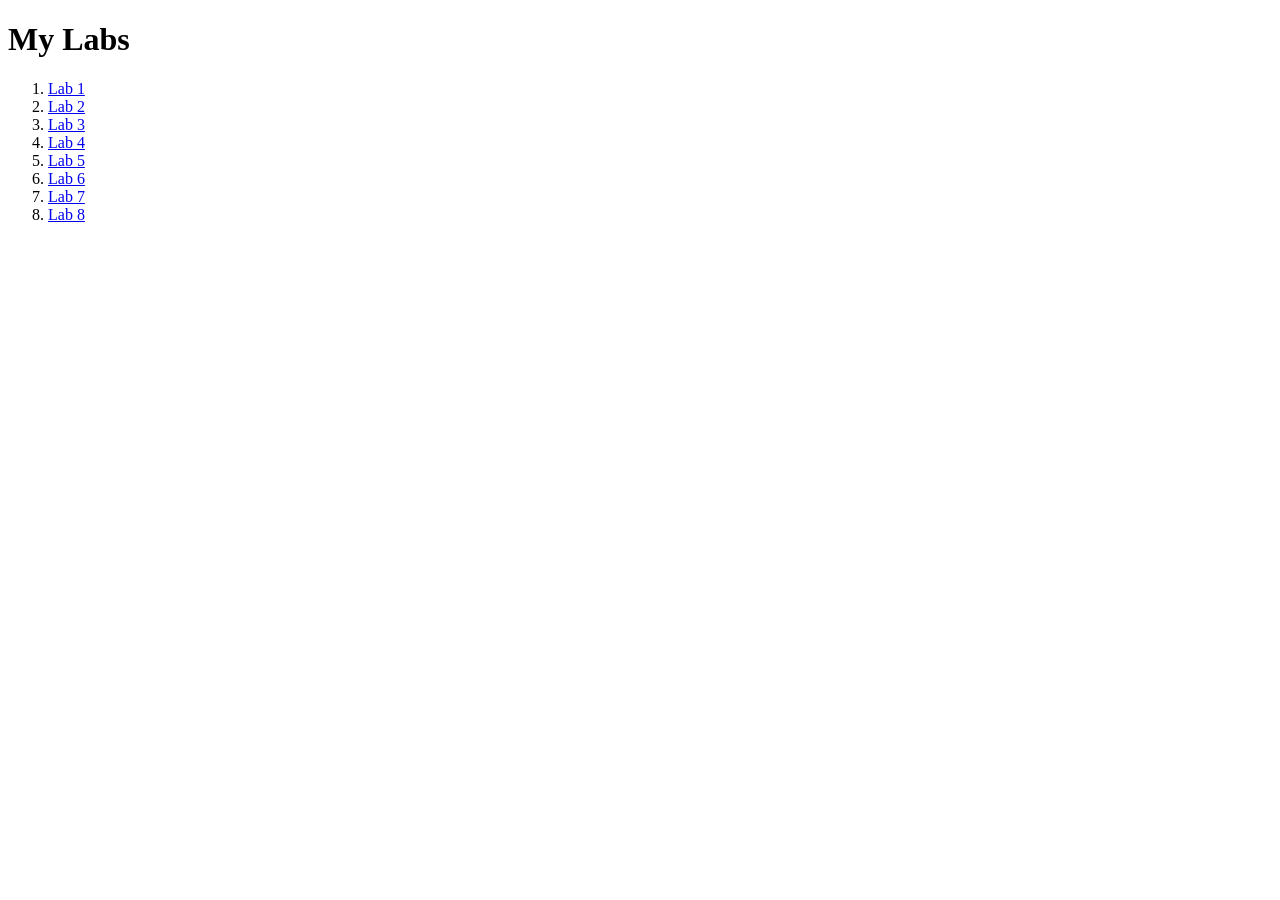
<file: index.html>
<!doctype html>
<html lang="en">
  <head>
    <meta charset="utf-8" />
    <meta name="viewport" content="width=device-width, initial-scale=1.0" />
    <title>My Labs</title>
</head>
  <body>
    <h1>My Labs</h1>
    <ol>
      <li><a href="lab01/">Lab 1</a></li>
      <li><a href="lab02/">Lab 2</a></li>
      <li><a href="lab03/">Lab 3</a></li>       
      <li><a href="lab04/">Lab 4</a></li>
      <li><a href="lab05/">Lab 5</a></li>
      <li><a href="lab06/">Lab 6</a></li> 
      <li><a href="lab07/">Lab 7</a></li>
      <li><a href="lab08/">Lab 8</a></li> 
    </ol>
  </body>
</htmls
</file>
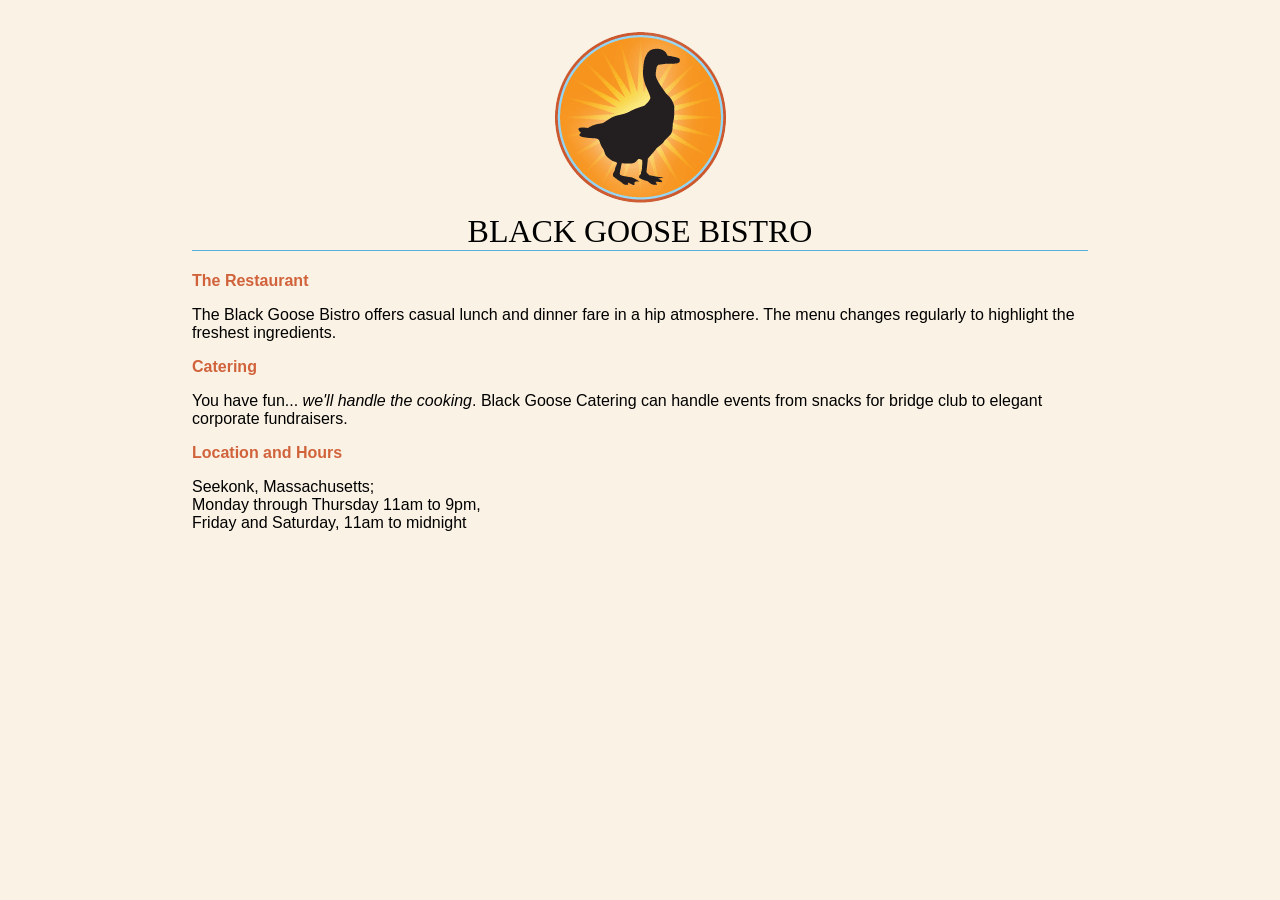
<file: lab01/index.html>
<!DOCTYPE html>

<html>
<head>
   <meta charset="utf-8">
   <title>Black Goose Bistro</title>
   <style>

body {
	background-color: #faf2e4;
	margin: 0 15%;
	font-family: sans-serif;
	}

h1 {
	text-align: center;
	font-family: serif;
	font-weight: normal;
	text-transform: uppercase;
	border-bottom: 1px solid #57b1dc;
	margin-top: 30px;
}

h2 {
	color: #d1633c;
	font-size: 1em;
}

   </style>
</head>

<body>
<h1><img src="blackgoose.png" alt="Black Goose logo"><br>Black Goose Bistro</h1>

<h2>The Restaurant</h2>
<p>The Black Goose Bistro offers casual lunch and dinner fare in a hip atmosphere. The menu changes regularly to highlight the freshest ingredients.</p>

<h2>Catering</h2>
<p>You have fun... <em>we'll handle the cooking</em>. Black Goose Catering can handle events from snacks for bridge club to elegant corporate fundraisers.</p>

<h2>Location and Hours</h2>
<p>Seekonk, Massachusetts;<br>
Monday through Thursday 11am to 9pm,<br> Friday and Saturday, 11am to midnight</p>
</body>

</html>
</file>
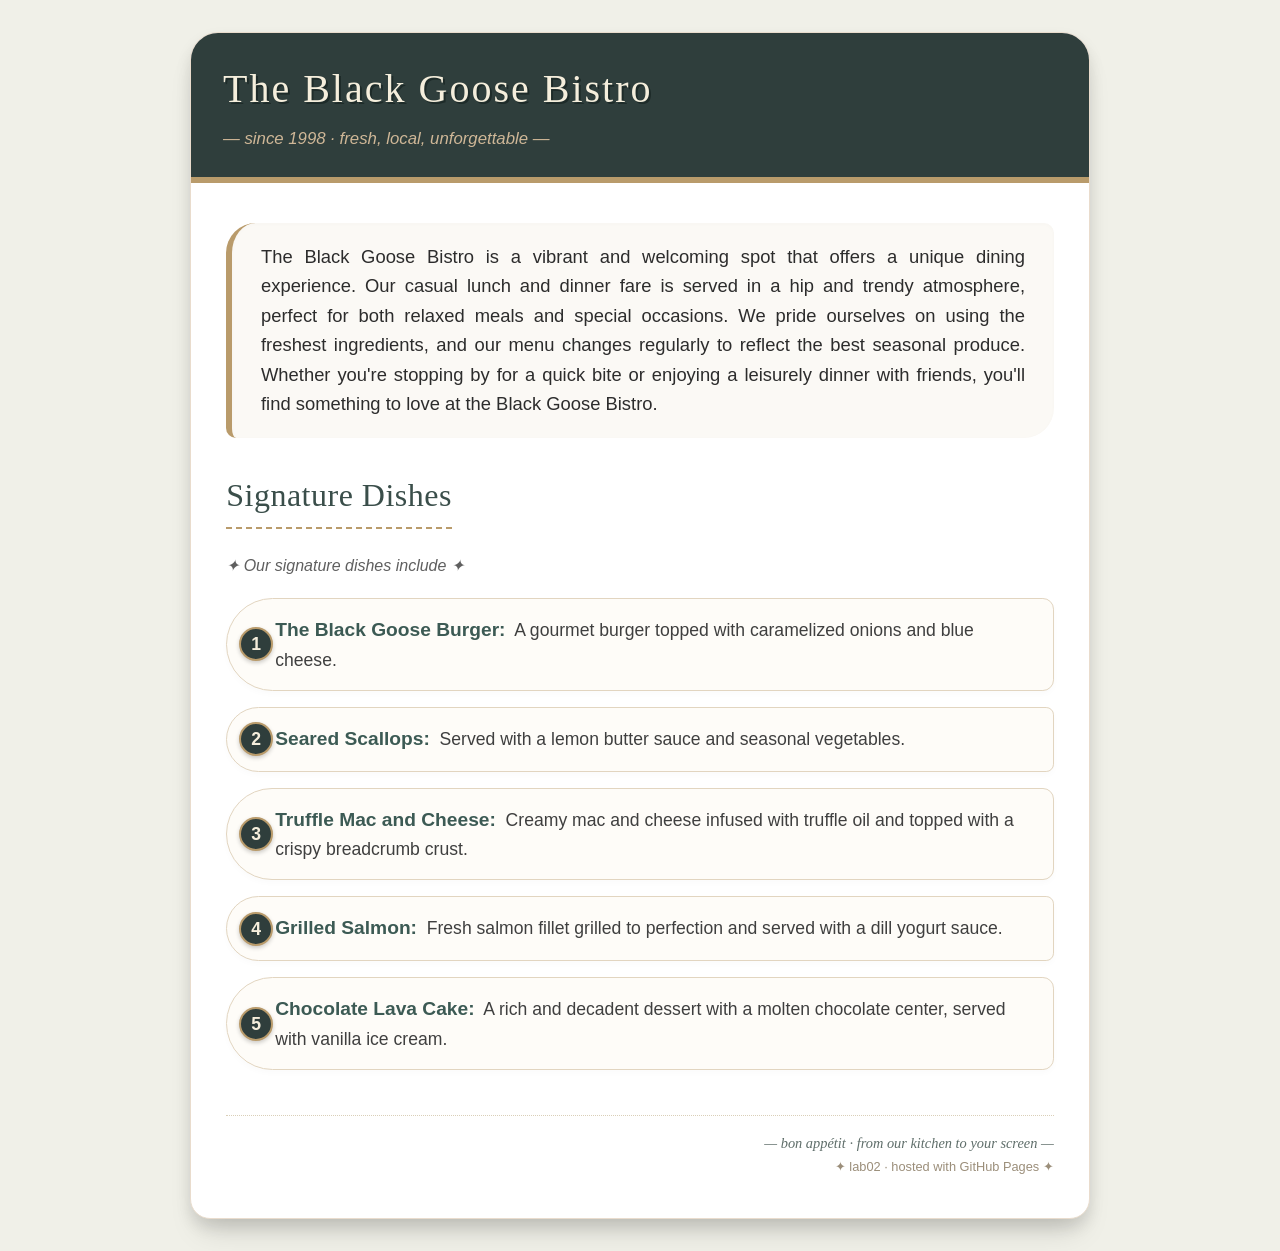
<file: lab02/index.html>
<!DOCTYPE html>
<html lang="en">
<head>
    <meta charset="UTF-8">
    <meta name="viewport" content="width=device-width, initial-scale=1.0">
    <title>The Black Goose Bistro · Lab 2</title>
    <!-- 简单的样式：参考 lab01 风格，干净、适合餐厅介绍 -->
    <style>
        /* 基础重置 & 字体 */
        * {
            margin: 0;
            padding: 0;
            box-sizing: border-box;
        }

        body {
            font-family: 'Segoe UI', Roboto, 'Helvetica Neue', Arial, sans-serif;
            background-color: #f0f0e8;   /* 暖灰底，像 parchment 纸 */
            color: #2c2c2c;
            line-height: 1.6;
            padding: 2rem 1rem;
            display: flex;
            justify-content: center;
        }

        .bistro-card {
            max-width: 900px;
            width: 100%;
            background-color: #ffffff;
            border-radius: 28px 28px 20px 20px;
            box-shadow: 0 20px 30px -10px rgba(0, 0, 0, 0.15), 0 8px 15px rgba(0, 0, 0, 0.1);
            overflow: hidden;
            border: 1px solid #e9dccd;
        }

        /* 装饰性头部 —— 让页面更有 bistrot 的感觉 */
        .hero-header {
            background-color: #2f3e3c;      /* 深墨绿，模仿黑鹅头 */
            padding: 1.5rem 2rem;
            border-bottom: 6px solid #b99b6b;
        }

        .hero-header h1 {
            font-size: 2.5rem;
            font-weight: 500;
            letter-spacing: 2px;
            color: #f5eedc;
            text-shadow: 2px 2px 0 #1e2b29;
            margin: 0;
            font-family: 'Georgia', 'Times New Roman', serif;
        }

        .hero-header p.sub {
            color: #cfb797;
            font-style: italic;
            margin-top: 0.3rem;
            font-size: 1.05rem;
        }

        /* 主要内容区域 */
        .content {
            padding: 2.5rem 2.2rem;
        }

        /* 简介段落 */
        .intro p {
            font-size: 1.15rem;
            text-align: justify;
            margin-bottom: 2rem;
            background: #fbf9f5;
            padding: 1.2rem 1.8rem;
            border-radius: 30px 10px 30px 10px;
            border-left: 6px solid #b99b6b;
            color: #2c2c2c;
            box-shadow: inset 0 1px 4px rgba(0,0,0,0.02);
        }

        /* 招牌菜区域 */
        .signature-section {
            margin-top: 1.5rem;
        }

        .signature-section h2 {
            font-family: 'Georgia', serif;
            font-size: 2rem;
            font-weight: 400;
            border-bottom: 2px dashed #b99b6b;
            padding-bottom: 0.4rem;
            margin-bottom: 1.5rem;
            color: #3a4e4a;
            display: inline-block;
            letter-spacing: 0.5px;
        }

        .dish-list {
            list-style: none;            /* 去掉默认数字，我们用自定义样式 */
            counter-reset: dish-counter;
            display: flex;
            flex-direction: column;
            gap: 1rem;
        }

        .dish-list li {
            counter-increment: dish-counter;
            background-color: #fefcf8;
            padding: 1rem 1.5rem 1rem 3rem;
            border-radius: 50px 12px 12px 50px;
            border: 1px solid #e2d5c0;
            position: relative;
            transition: background 0.2s ease;
            font-size: 1.1rem;
            box-shadow: 0 3px 6px rgba(0, 0, 0, 0.02);
        }

        .dish-list li:hover {
            background-color: #f8f3ea;
            border-color: #b99b6b;
        }

        /* 自定义编号 (圆标) 更精致 */
        .dish-list li::before {
            content: counter(dish-counter);
            position: absolute;
            left: 12px;
            top: 50%;
            transform: translateY(-50%);
            background-color: #2f3e3c;
            color: #f5eedc;
            width: 30px;
            height: 30px;
            border-radius: 50%;
            display: flex;
            align-items: center;
            justify-content: center;
            font-weight: bold;
            font-size: 1.1rem;
            border: 2px solid #b99b6b;
            box-shadow: 0 2px 4px rgba(0,0,0,0.2);
        }

        /* 菜名强调 */
        .dish-name {
            font-weight: 700;
            color: #3c5a54;
            font-size: 1.2rem;
            margin-right: 0.3rem;
        }

        .dish-desc {
            color: #3f3f3f;
        }

        /* 小彩蛋：黑鹅脚注 */
        .footer-note {
            margin-top: 2.8rem;
            text-align: right;
            font-size: 0.9rem;
            color: #9b8e7a;
            border-top: 1px dotted #dacfb8;
            padding-top: 1rem;
        }

        .footer-note i {
            font-family: 'Georgia', serif;
            color: #5f6e6a;
        }

        /* 响应式优化 */
        @media (max-width: 550px) {
            .hero-header h1 {
                font-size: 2rem;
            }
            .content {
                padding: 1.5rem;
            }
            .dish-list li {
                padding: 1rem 1rem 1rem 3.2rem;
            }
        }
    </style>
</head>
<body>
    <div class="bistro-card">
        <!-- 头部区域：呼应 The Black Goose Bistro 名称 -->
        <div class="hero-header">
            <h1>The Black Goose Bistro</h1>
            <p class="sub">— since 1998 · fresh, local, unforgettable —</p>
        </div>

        <div class="content">
            <!-- 简介部分：完全使用提供的文本 -->
            <div class="intro">
                <p>
                    The Black Goose Bistro is a vibrant and welcoming spot that offers a unique dining experience. 
                    Our casual lunch and dinner fare is served in a hip and trendy atmosphere, perfect for both relaxed meals 
                    and special occasions. We pride ourselves on using the freshest ingredients, and our menu changes regularly 
                    to reflect the best seasonal produce. Whether you're stopping by for a quick bite or enjoying a leisurely 
                    dinner with friends, you'll find something to love at the Black Goose Bistro.
                </p>
            </div>

            <!-- 招牌菜部分，严格按照文本有序列表，并增强可读性 -->
            <div class="signature-section">
                <h2>Signature Dishes</h2>
                <p style="margin-bottom: 1.2rem; font-style: italic; color: #5f5f5f;">✦ Our signature dishes include ✦</p>

                <!-- 有序列表 (但用自定义样式保留了视觉序号，同时语义也是<ol> ) 
                     使用<ol>保证语义，同时用自定义样式呈现更好看的序号，但保留默认数字可访问性。
                     这里我们用<ol class="dish-list"> 然后自定义伪元素覆盖数字，但保留屏幕阅读器可读。
                     为完美兼容，使用list-style: none; 但计数器依然工作。 -->
                <ol class="dish-list">
                    <li>
                        <span class="dish-name">The Black Goose Burger:</span>
                        <span class="dish-desc">A gourmet burger topped with caramelized onions and blue cheese.</span>
                    </li>
                    <li>
                        <span class="dish-name">Seared Scallops:</span>
                        <span class="dish-desc">Served with a lemon butter sauce and seasonal vegetables.</span>
                    </li>
                    <li>
                        <span class="dish-name">Truffle Mac and Cheese:</span>
                        <span class="dish-desc">Creamy mac and cheese infused with truffle oil and topped with a crispy breadcrumb crust.</span>
                    </li>
                    <li>
                        <span class="dish-name">Grilled Salmon:</span>
                        <span class="dish-desc">Fresh salmon fillet grilled to perfection and served with a dill yogurt sauce.</span>
                    </li>
                    <li>
                        <span class="dish-name">Chocolate Lava Cake:</span>
                        <span class="dish-desc">A rich and decadent dessert with a molten chocolate center, served with vanilla ice cream.</span>
                    </li>
                </ol>
            </div>

            <!-- 可选的小装饰，非必须，但增加完整感 -->
            <div class="footer-note">
                <i>— bon appétit · from our kitchen to your screen —</i><br>
                <span style="font-size:0.8rem;">✦ lab02 · hosted with GitHub Pages ✦</span>
            </div>
        </div>
    </div>

    <!-- 一行隐藏的注释：代码完全满足实验要求，包含来自 lab01 风格的 CSS 增强，
         所有文本均来自实验描述，正确使用 HTML 结构 (h1, h2, p, ol, li, strong 语义) 
         并添加了适当的容器与样式，确保在 GitHub Pages 上呈现干净的专业餐厅介绍。 -->
</body>
</html>
</file>
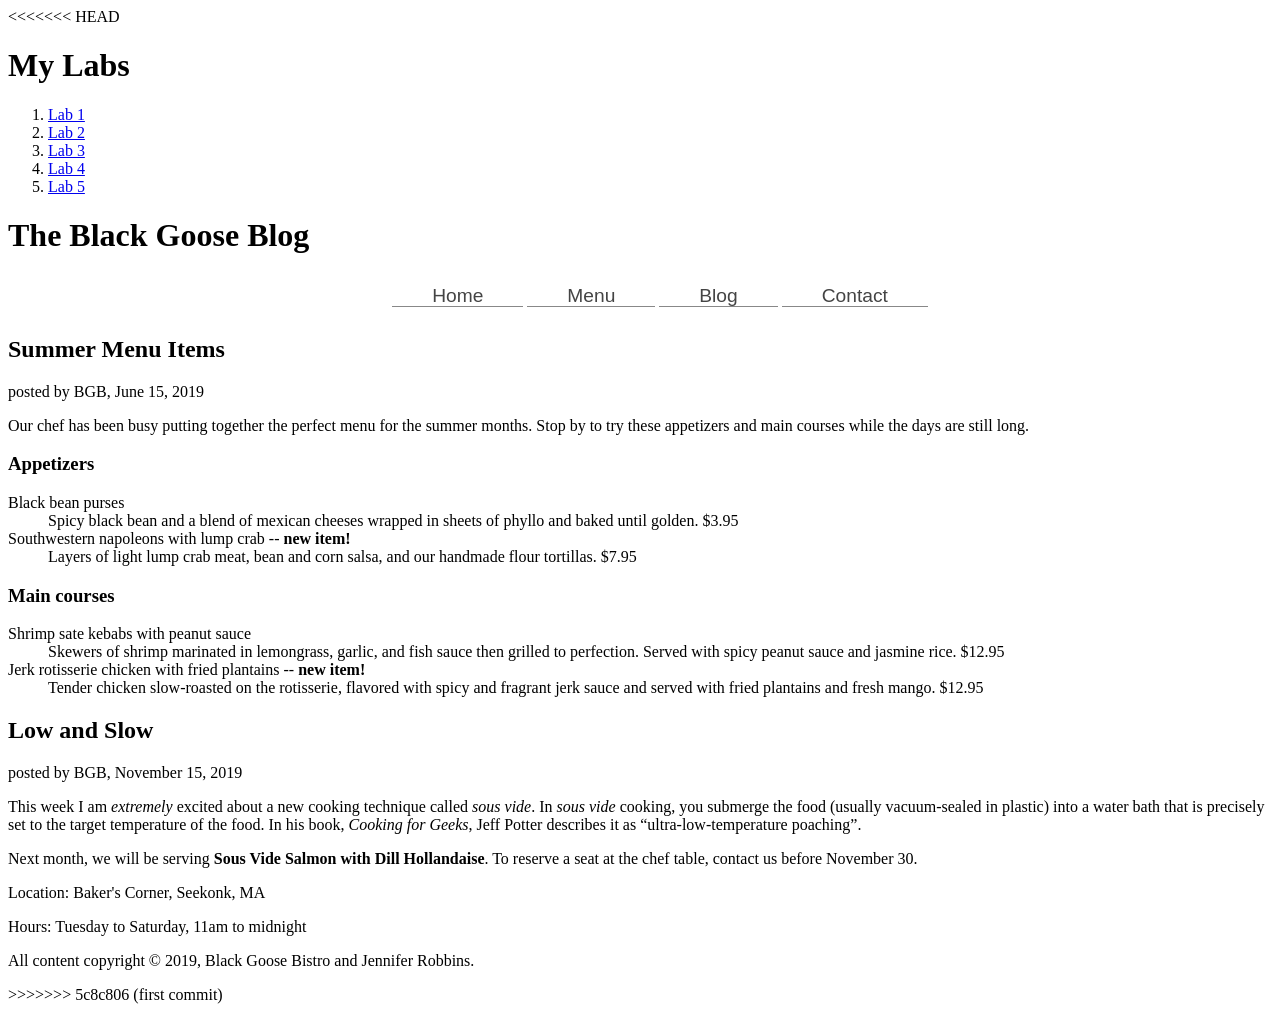
<file: lab03/index.html>
<<<<<<< HEAD
<!doctype html>
<html lang="en">
  <head>
    <meta charset="utf-8" />
    <meta name="viewport" content="width=device-width, initial-scale=1.0" />
    <title>My Labs</title>
</head>
  <body>
    <h1>My Labs</h1>
    <ol>
      <li><a href="lab01/">Lab 1</a></li>
      <li><a href="lab02/">Lab 2</a></li>
      <li><a href="lab03/">Lab 3</a></li>       
      <li><a href="lab04/">Lab 4</a></li>
      <li><a href="lab05/">Lab 5</a></li>     
    </ol>
  </body>
</htmls
=======
<!DOCTYPE html>
<html lang="en">
<head>
  <meta charset="UTF-8">
  <meta name="viewport" content="width=device-width, initial-scale=1.0">
  <title>Black Goose Bistro: Blog</title>
  <style>
    nav ul {
      list-style: none;
      text-align: center;
    }
    nav ul li {
      font-family: sans-serif;
      font-size: 1.2em;
      line-height: 40px;
      height: 40px;
      padding: 0px 40px;
      border-bottom: 1px solid #888;
      color: #444;
      display: inline;
    }
  </style>
</head>
<body>

  <header>
    <h1>The Black Goose Blog</h1>
    <nav>
      <ul>
        <li>Home</li>
        <li>Menu</li>
        <li>Blog</li>
        <li>Contact</li>
      </ul>
    </nav>
  </header>

  <article>
    <header>
      <h2>Summer Menu Items</h2>
      <p>posted by BGB, <time datetime="2019-06-15">June 15, 2019</time></p>
    </header>
    <p>Our chef has been busy putting together the perfect menu for the summer months. Stop by to try these appetizers and main courses while the days are still long.</p>
    <section id="appetizers">
      <h3>Appetizers</h3>
      <dl>
        <dt>Black bean purses</dt>
        <dd>Spicy black bean and a blend of mexican cheeses wrapped in sheets of phyllo and baked until golden. <span class="price">$3.95</span></dd>
        <dt>Southwestern napoleons with lump crab -- <strong>new item!</strong></dt>
        <dd>Layers of light lump crab meat, bean and corn salsa, and our handmade flour tortillas. <span class="price">$7.95</span></dd>
      </dl>
    </section>
    <section id="maincourses">
      <h3>Main courses</h3>
      <dl>
        <dt>Shrimp sate kebabs with peanut sauce</dt>
        <dd>Skewers of shrimp marinated in lemongrass, garlic, and fish sauce then grilled to perfection. Served with spicy peanut sauce and jasmine rice. <span class="price">$12.95</span></dd>
        <dt>Jerk rotisserie chicken with fried plantains -- <strong>new item!</strong></dt>
        <dd>Tender chicken slow-roasted on the rotisserie, flavored with spicy and fragrant jerk sauce and served with fried plantains and fresh mango. <span class="price">$12.95</span></dd>
      </dl>
    </section>
  </article>

  <article>
    <header>
      <h2>Low and Slow</h2>
      <p>posted by BGB, <time datetime="2019-11-15">November 15, 2019</time></p>
    </header>
    <section>
      <p>This week I am <em>extremely</em> excited about a new cooking technique called <dfn>sous vide</dfn>. In <i>sous vide</i> cooking, you submerge the food (usually vacuum-sealed in plastic) into a water bath that is precisely set to the target temperature of the food. In his book, <cite>Cooking for Geeks</cite>, Jeff Potter describes it as <q>ultra-low-temperature poaching</q>.</p>
      <p>Next month, we will be serving <b>Sous Vide Salmon with Dill Hollandaise</b>. To reserve a seat at the chef table, contact us before November 30.</p>
    </section>
  </article>

  <footer>
    <div id="about">
      <p>Location: Baker's Corner, Seekonk, MA</p>
      <p>Hours: Tuesday to Saturday, <time datetime="11:00">11am</time> to <time datetime="00:00">midnight</time></p>
    </div>
    <p>All content copyright © 2019, Black Goose Bistro and Jennifer Robbins.</p>
  </footer>

</body>
</html>
>>>>>>> 5c8c806 (first commit)
</file>
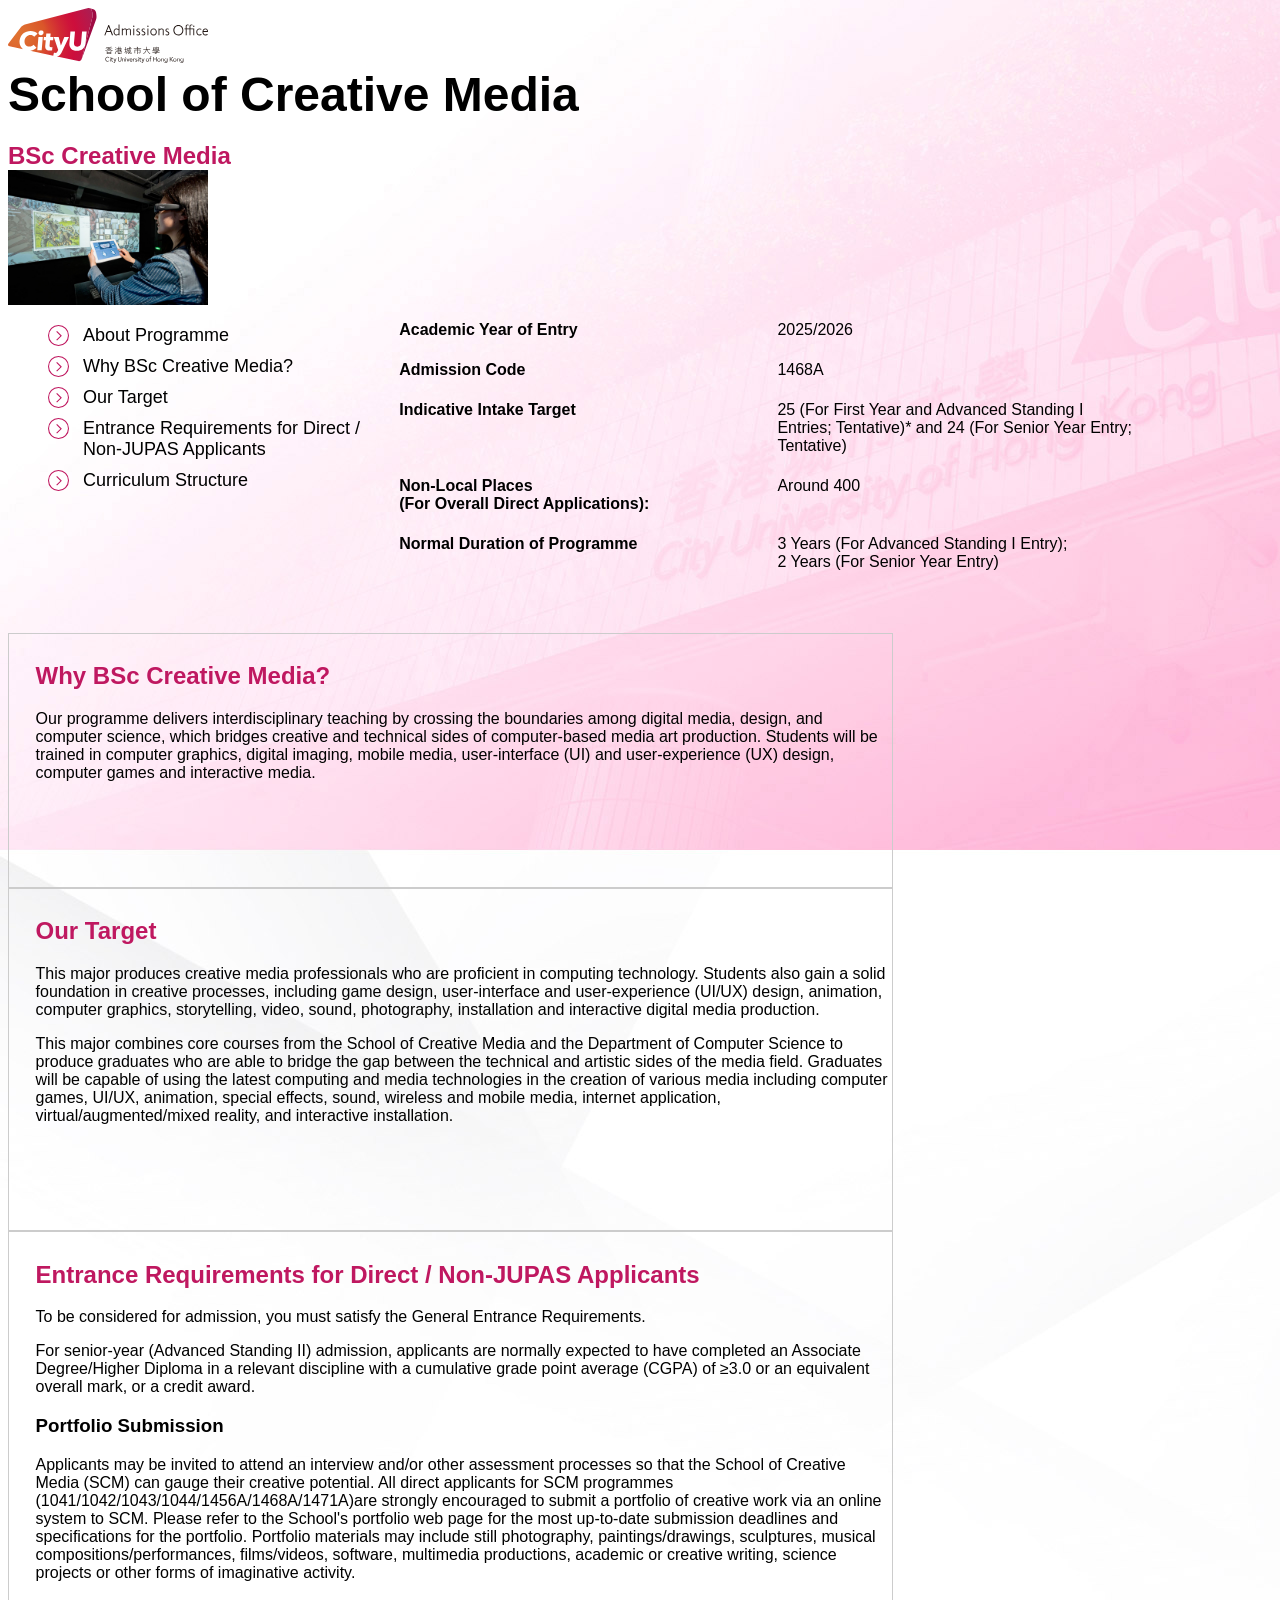
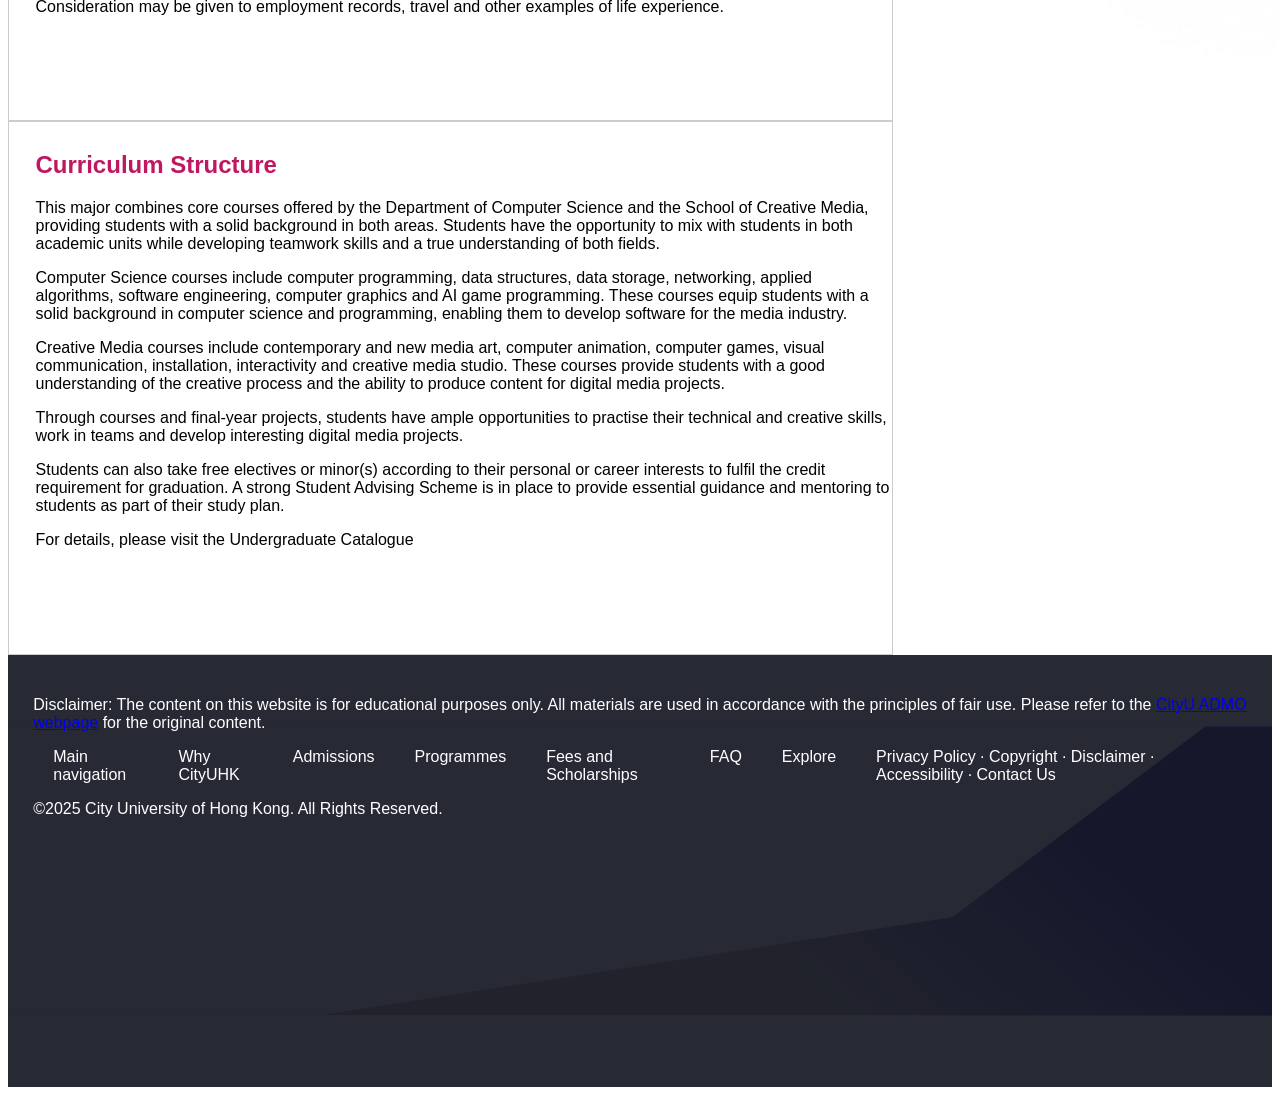
<file: lab04/index.html>
<!DOCTYPE html>
<html lang="zh-CN">
<head>
    <meta charset="UTF-8">
    <meta name="viewport" content="width=device-width, initial-scale=1.0">
    <title>BSc Creative Media - CityU</title>
    <link rel="stylesheet" href="./css/my-style.css">
</head>
<body>
    <header>
        <img src="./images/ADMO_Logo_Eng_CMYK.svg" alt="ADMO Logo">
        <h1>School of Creative Media</h1>
        <h2>BSc Creative Media</h2>
        <img src="./images/BS.jpg" alt="BSc Creative Media">
    </header>

    <aside>
        <nav>
            <ul>
                <li>About Programme</li>
                <li>Why BSc Creative Media?</li>
                <li>Our Target</li>
                <li>Entrance Requirements for Direct / Non-JUPAS Applicants</li>
                <li>Curriculum Structure</li>
            </ul>
        </nav>
    </aside>

    <main>
        <table>
            <tr>
                <th>Academic Year of Entry</th>
                <td>2025/2026</td>
            </tr>
            <tr>
                <th>Admission Code</th>
                <td>1468A</td>
            </tr>
            <tr>
                <th>Indicative Intake Target</th>
                <td>25 (For First Year and Advanced Standing I Entries; Tentative)* and 24 (For Senior Year Entry; Tentative)</td>
            </tr>
            <tr>
                <th>Non-Local Places<br>(For Overall Direct Applications):</th>
                <td>Around 400</td>
            </tr>
            <tr>
                <th>Normal Duration of Programme</th>
                <td>3 Years (For Advanced Standing I Entry);<br>2 Years (For Senior Year Entry)</td>
            </tr>
        </table>

        <article>
            <section>
                <h2>Why BSc Creative Media?</h2>
                <p>Our programme delivers interdisciplinary teaching by crossing the boundaries among digital media, design, and computer science, which bridges creative and technical sides of computer-based media art production. Students will be trained in computer graphics, digital imaging, mobile media, user-interface (UI) and user-experience (UX) design, computer games and interactive media.</p>
            </section>

            <section>
                <h2>Our Target</h2>
                <p>This major produces creative media professionals who are proficient in computing technology. Students also gain a solid foundation in creative processes, including game design, user-interface and user-experience (UI/UX) design, animation, computer graphics, storytelling, video, sound, photography, installation and interactive digital media production.</p>
                <p>This major combines core courses from the School of Creative Media and the Department of Computer Science to produce graduates who are able to bridge the gap between the technical and artistic sides of the media field. Graduates will be capable of using the latest computing and media technologies in the creation of various media including computer games, UI/UX, animation, special effects, sound, wireless and mobile media, internet application, virtual/augmented/mixed reality, and interactive installation.</p>
            </section>

            <section>
                <h2>Entrance Requirements for Direct / Non-JUPAS Applicants</h2>
                <p>To be considered for admission, you must satisfy the General Entrance Requirements.</p>
                <p>For senior-year (Advanced Standing II) admission, applicants are normally expected to have completed an Associate Degree/Higher Diploma in a relevant discipline with a cumulative grade point average (CGPA) of ≥3.0 or an equivalent overall mark, or a credit award.</p>
                <h3>Portfolio Submission</h3>
                <p>Applicants may be invited to attend an interview and/or other assessment processes so that the School of Creative Media (SCM) can gauge their creative potential. All direct applicants for SCM programmes (1041/1042/1043/1044/1456A/1468A/1471A)are strongly encouraged to submit a portfolio of creative work via an online system to SCM. Please refer to the School's portfolio web page for the most up-to-date submission deadlines and specifications for the portfolio. Portfolio materials may include still photography, paintings/drawings, sculptures, musical compositions/performances, films/videos, software, multimedia productions, academic or creative writing, science projects or other forms of imaginative activity.</p>
                <p>Consideration may be given to employment records, travel and other examples of life experience.</p>
            </section>

            <section>
                <h2>Curriculum Structure</h2>
                <p>This major combines core courses offered by the Department of Computer Science and the School of Creative Media, providing students with a solid background in both areas. Students have the opportunity to mix with students in both academic units while developing teamwork skills and a true understanding of both fields.</p>
                <p>Computer Science courses include computer programming, data structures, data storage, networking, applied algorithms, software engineering, computer graphics and AI game programming. These courses equip students with a solid background in computer science and programming, enabling them to develop software for the media industry.</p>
                <p>Creative Media courses include contemporary and new media art, computer animation, computer games, visual communication, installation, interactivity and creative media studio. These courses provide students with a good understanding of the creative process and the ability to produce content for digital media projects.</p>
                <p>Through courses and final-year projects, students have ample opportunities to practise their technical and creative skills, work in teams and develop interesting digital media projects.</p>
                <p>Students can also take free electives or minor(s) according to their personal or career interests to fulfil the credit requirement for graduation. A strong Student Advising Scheme is in place to provide essential guidance and mentoring to students as part of their study plan.</p>
                <p>For details, please visit the Undergraduate Catalogue</p>
            </section>
        </article>
    </main>

    <footer>
        <p>Disclaimer: The content on this website is for educational purposes only. All materials are used in accordance with the principles of fair use. Please refer to the <a href="https://www.cityu.edu.hk/admo/programmes/bsc-creative-media-0">CityU ADMO webpage</a> for the original content.</p>
        <nav>
            <ul>
                <li>Main navigation</li>
                <li>Why CityUHK</li>
                <li>Admissions</li>
                <li>Programmes</li>
                <li>Fees and Scholarships</li>
                <li>FAQ</li>
                <li>Explore</li>
                <li>Privacy Policy · Copyright · Disclaimer · Accessibility · Contact Us</li>
            </ul>
        </nav>
        <p>©2025 City University of Hong Kong. All Rights Reserved.</p>
    </footer>
</body>
</html>
</file>
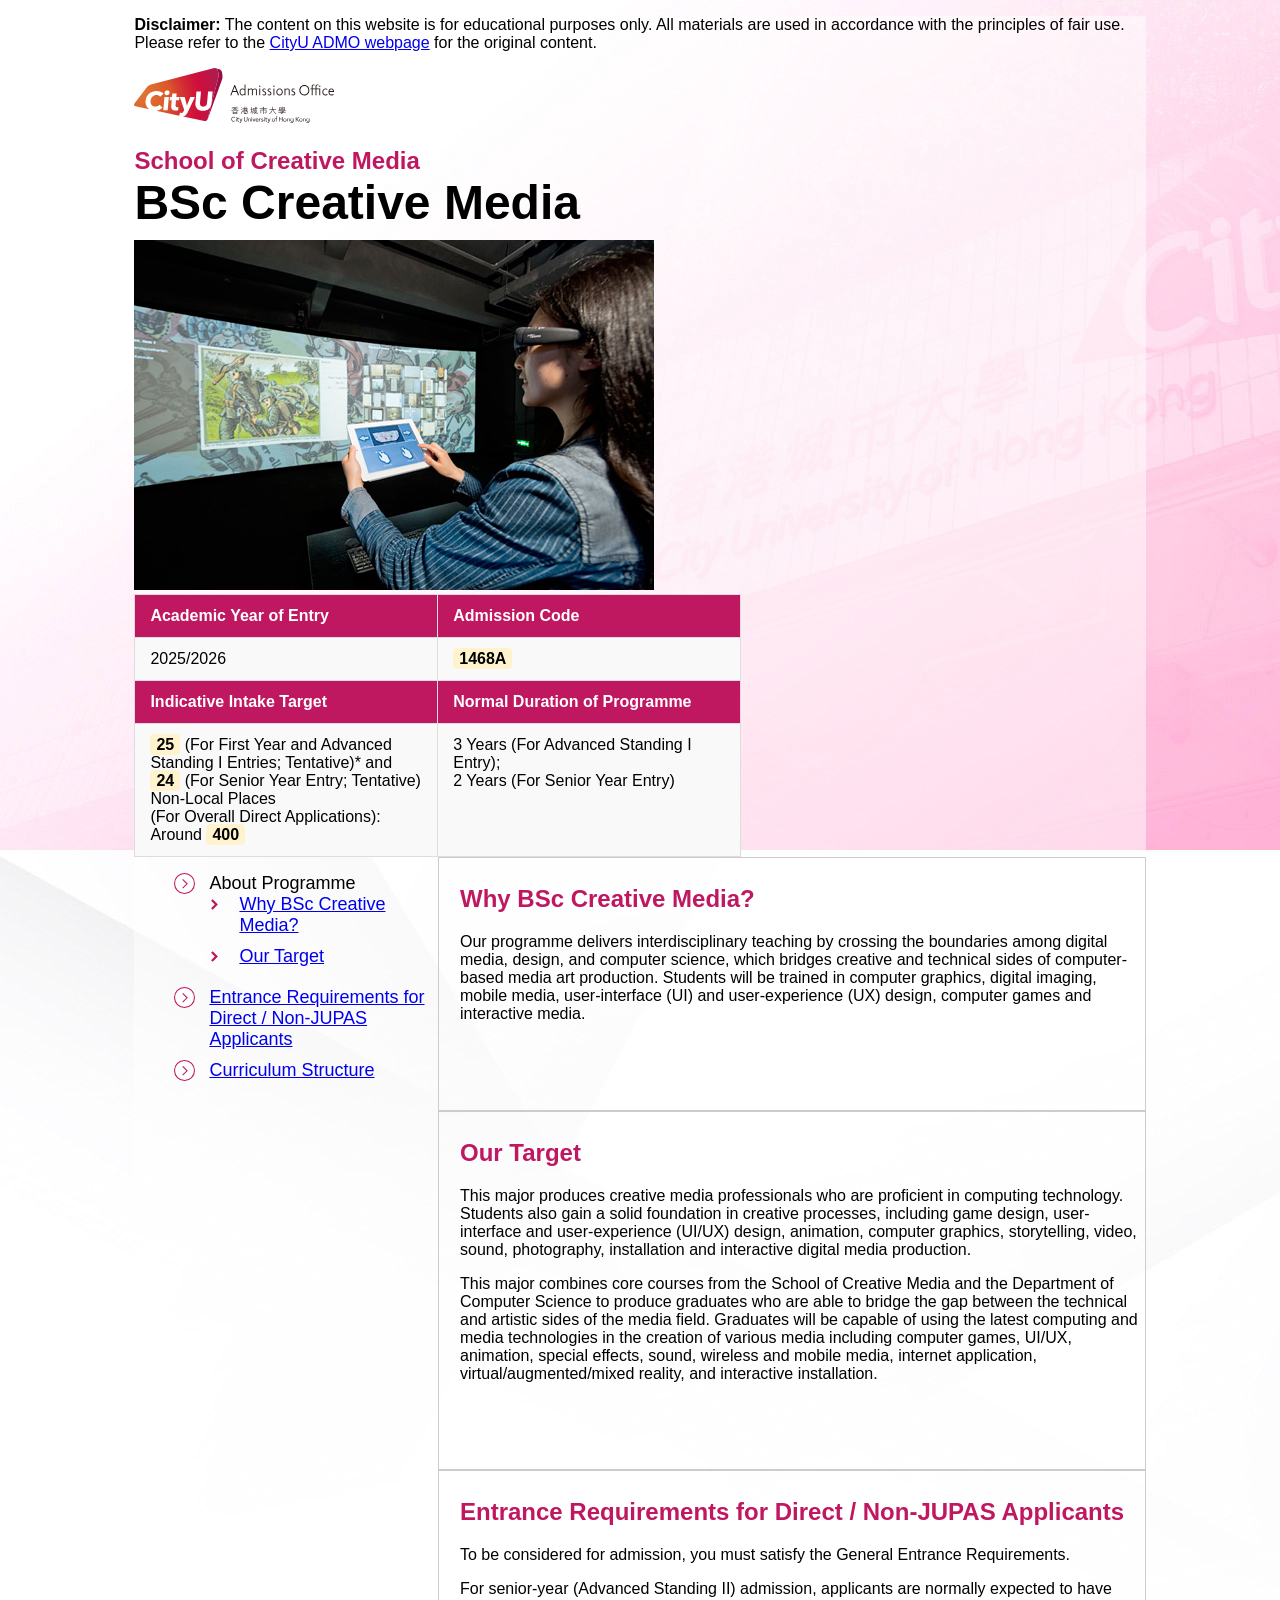
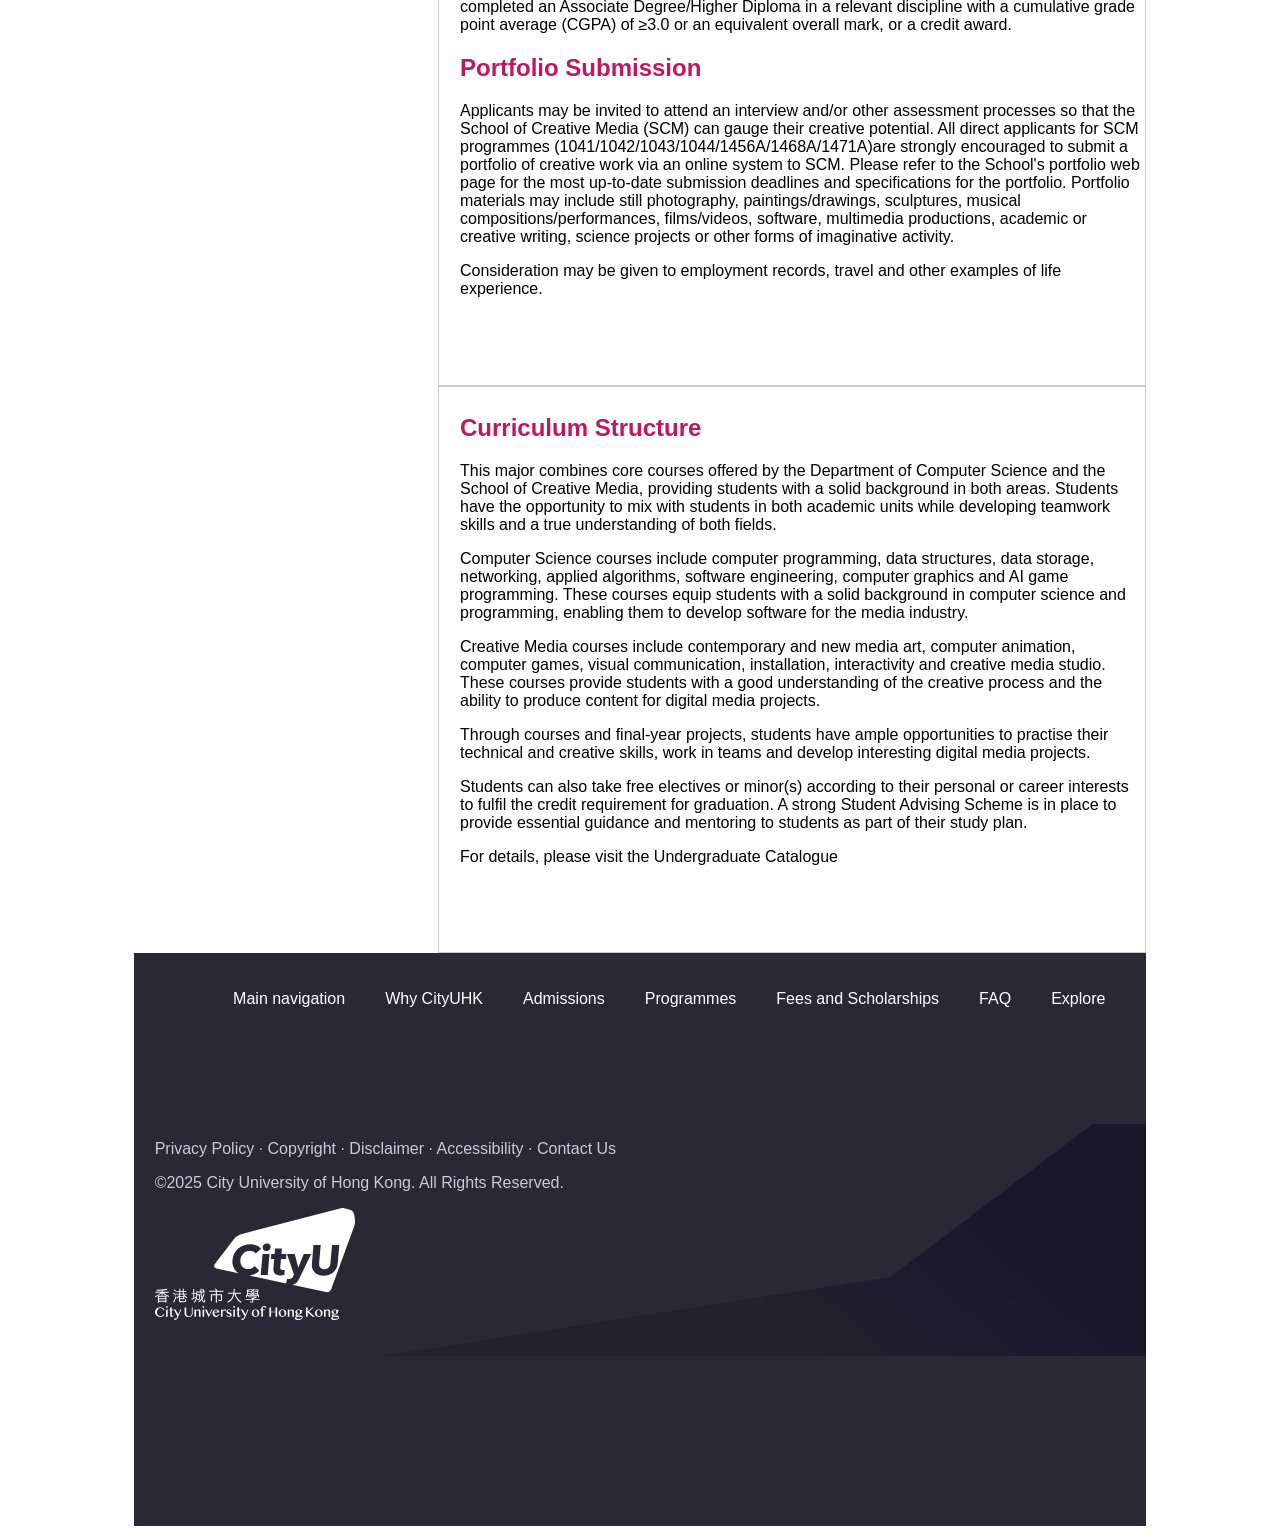
<file: lab05/index.html>
<!DOCTYPE html>
<html lang="en">

<head>
    <meta charset="UTF-8">
    <meta name="viewport" content="width=device-width, initial-scale=1.0">
    <title>BSc Creative Media | CityUHK Admission</title>
    <link rel="stylesheet" href="./css/my-style.css">
</head>

<body>
    <div class="container">
        <p><strong>Disclaimer:</strong> The content on this website is for educational purposes only. All materials are
            used in accordance with the principles of fair use. Please refer to the <a href="https://www.cityu.edu.hk/admo/programmes/bsc-creative-media-0" target="_blank">CityU ADMO webpage</a> for the original content.</p>
        <header id="top">
            <a href="https://www.cityu.edu.hk/admo/" target="_blank"><img src="./images/ADMO_Logo_Eng_CMYK.svg" alt="logo"></a>
            <h2>School of Creative Media</h2>
            <h1>BSc Creative Media</h1>
        </header>
        <img src="./images/BS.jpg" alt="BSc student">
        <table class="info-table">
            <tr class="info-row">
                <th class="info-header">Academic Year of Entry</th>
                <th class="info-header">Admission Code</th>
            </tr>
            <tr class="info-row">
                <td class="info-cell">2025/2026</td>
                <td class="info-cell"><span class="highlight">1468A</span></td>
            </tr>
            <tr class="info-row">
                <th class="info-header">Indicative Intake Target</th>
                <th class="info-header">Normal Duration of Programme</th>
            </tr>
            <tr class="info-row">
                <td class="info-cell"><span class="highlight">25</span> (For First Year and Advanced Standing I Entries; Tentative)* and <br>
                    <span class="highlight">24</span> (For Senior Year Entry; Tentative) <br>
                    Non-Local Places <br>
                    (For Overall Direct Applications): <br>
                    Around <span class="highlight">400</span>
                </td>
                <td class="info-cell"> 3 Years (For Advanced Standing I Entry); <br>
                    2 Years (For Senior Year Entry)</td>
            </tr>
        </table>

        <aside>
            <nav>
                <ul>
                    <li>About Programme
                        <ul>
                            <li><a href="#why">Why BSc Creative Media?</a></li>
                            <li><a href="#target">Our Target</a></li>
                        </ul>
                    </li>
                    <li><a href="#requirements">Entrance Requirements for Direct / Non-JUPAS Applicants</a></li>
                    <li><a href="#curriculum">Curriculum Structure</a></li>
                </ul>
            </nav>
        </aside>
        <article>
            <section id="why">
                <h2>Why BSc Creative Media?</h2>
                <p>Our programme delivers interdisciplinary teaching by crossing the boundaries among digital media, design,
                    and computer science, which bridges creative and technical sides of computer-based media art production.
                    Students will be trained in computer graphics, digital imaging, mobile media, user-interface (UI) and
                    user-experience (UX)
                    design, computer games and interactive media.</p>
            </section>
            <section id="target">
                <h2>Our Target</h2>
                <p>This major produces creative media professionals who are proficient in computing technology. Students
                    also gain a solid foundation in creative processes, including game design, user-interface and
                    user-experience
                    (UI/UX) design, animation, computer graphics, storytelling, video, sound, photography, installation and
                    interactive digital media production.</p>
                <p>This major combines core courses from the School of Creative Media and the Department of Computer Science
                    to produce graduates who are able to bridge the gap between the technical and artistic sides of the
                    media
                    field. Graduates will be capable of using the latest computing and media technologies in the creation of
                    various media including computer games, UI/UX, animation, special effects, sound, wireless and mobile
                    media, internet
                    application, virtual/augmented/mixed reality, and interactive installation.</p>
            </section>
            <section id="requirements">
                <h2>Entrance Requirements for Direct / Non-JUPAS Applicants</h2>
                <p>To be considered for admission, you must satisfy the General Entrance Requirements.</p>
                <p>
                    For senior-year (Advanced Standing II) admission, applicants are normally expected to have completed an
                    Associate
                    Degree/Higher Diploma in a relevant discipline with a cumulative grade point average (CGPA) of ≥3.0 or
                    an
                    equivalent
                    overall mark, or a credit award.</p>

                <h2>Portfolio Submission</h2>
                <p>
                    Applicants may be invited to attend an interview and/or other assessment processes so that the School of
                    Creative Media (SCM) can gauge their creative potential. All direct applicants for SCM programmes
                    (1041/1042/1043/1044/1456A/1468A/1471A)are strongly encouraged to submit a portfolio of creative work
                    via an
                    online system to SCM. Please refer to the School's portfolio web page for the most up-to-date submission
                    deadlines
                    and specifications for the portfolio. Portfolio materials may include still photography,
                    paintings/drawings,
                    sculptures, musical compositions/performances, films/videos, software, multimedia productions, academic
                    or creative
                    writing, science projects or other forms of imaginative activity.</p>
                <p>Consideration may be given to employment records, travel and other examples of life experience.</p>
            </section>
            <section id="curriculum">
                <h2>Curriculum Structure</h2>
                <p>This major combines core courses offered by the Department of Computer Science and the School of Creative
                    Media, providing students with a solid background in both areas. Students have the opportunity to mix
                    with students
                    in both academic units while developing teamwork skills and a true understanding of both fields.</p>

                <p>Computer Science courses include computer programming, data structures, data storage, networking, applied
                    algorithms, software engineering, computer graphics and AI game programming. These courses equip
                    students
                    with a solid background in computer science and programming, enabling them to develop software for the
                    media
                    industry.</p>

                <p>Creative Media courses include contemporary and new media art, computer animation, computer games, visual
                    communication, installation, interactivity and creative media studio. These courses provide students
                    with a
                    good understanding of the creative process and the ability to produce content for digital media
                    projects.</p>

                <p>Through courses and final-year projects, students have ample opportunities to practise their technical
                    and
                    creative skills, work in teams and develop interesting digital media projects.</p>

                <p>Students can also take free electives or minor(s) according to their personal or career interests to
                    fulfil
                    the credit requirement for graduation. A strong Student Advising Scheme is in place to provide essential
                    guidance and mentoring to students as part of their study plan.</p>

                <p>For details, please visit the Undergraduate Catalogue</p>
            </section>
        </article>
        <footer>
            <ul>
                <li>Main navigation</li>
                <li>Why CityUHK</li>
                <li>Admissions</li>
                <li>Programmes</li>
                <li>Fees and Scholarships</li>
                <li>FAQ</li>
                <li>Explore</li>
            </ul>
            <section>
                <p>Privacy Policy · Copyright · Disclaimer · Accessibility · Contact Us</p>
                <p>©2025 City University of Hong Kong. All Rights Reserved.</p>
            </section>
            <a href="#top"><img src="images/CityU_Vertical_Logo_Reverse.svg" alt="white logo"></a>
        </footer>
    </div>
</body>

</html>
</file>
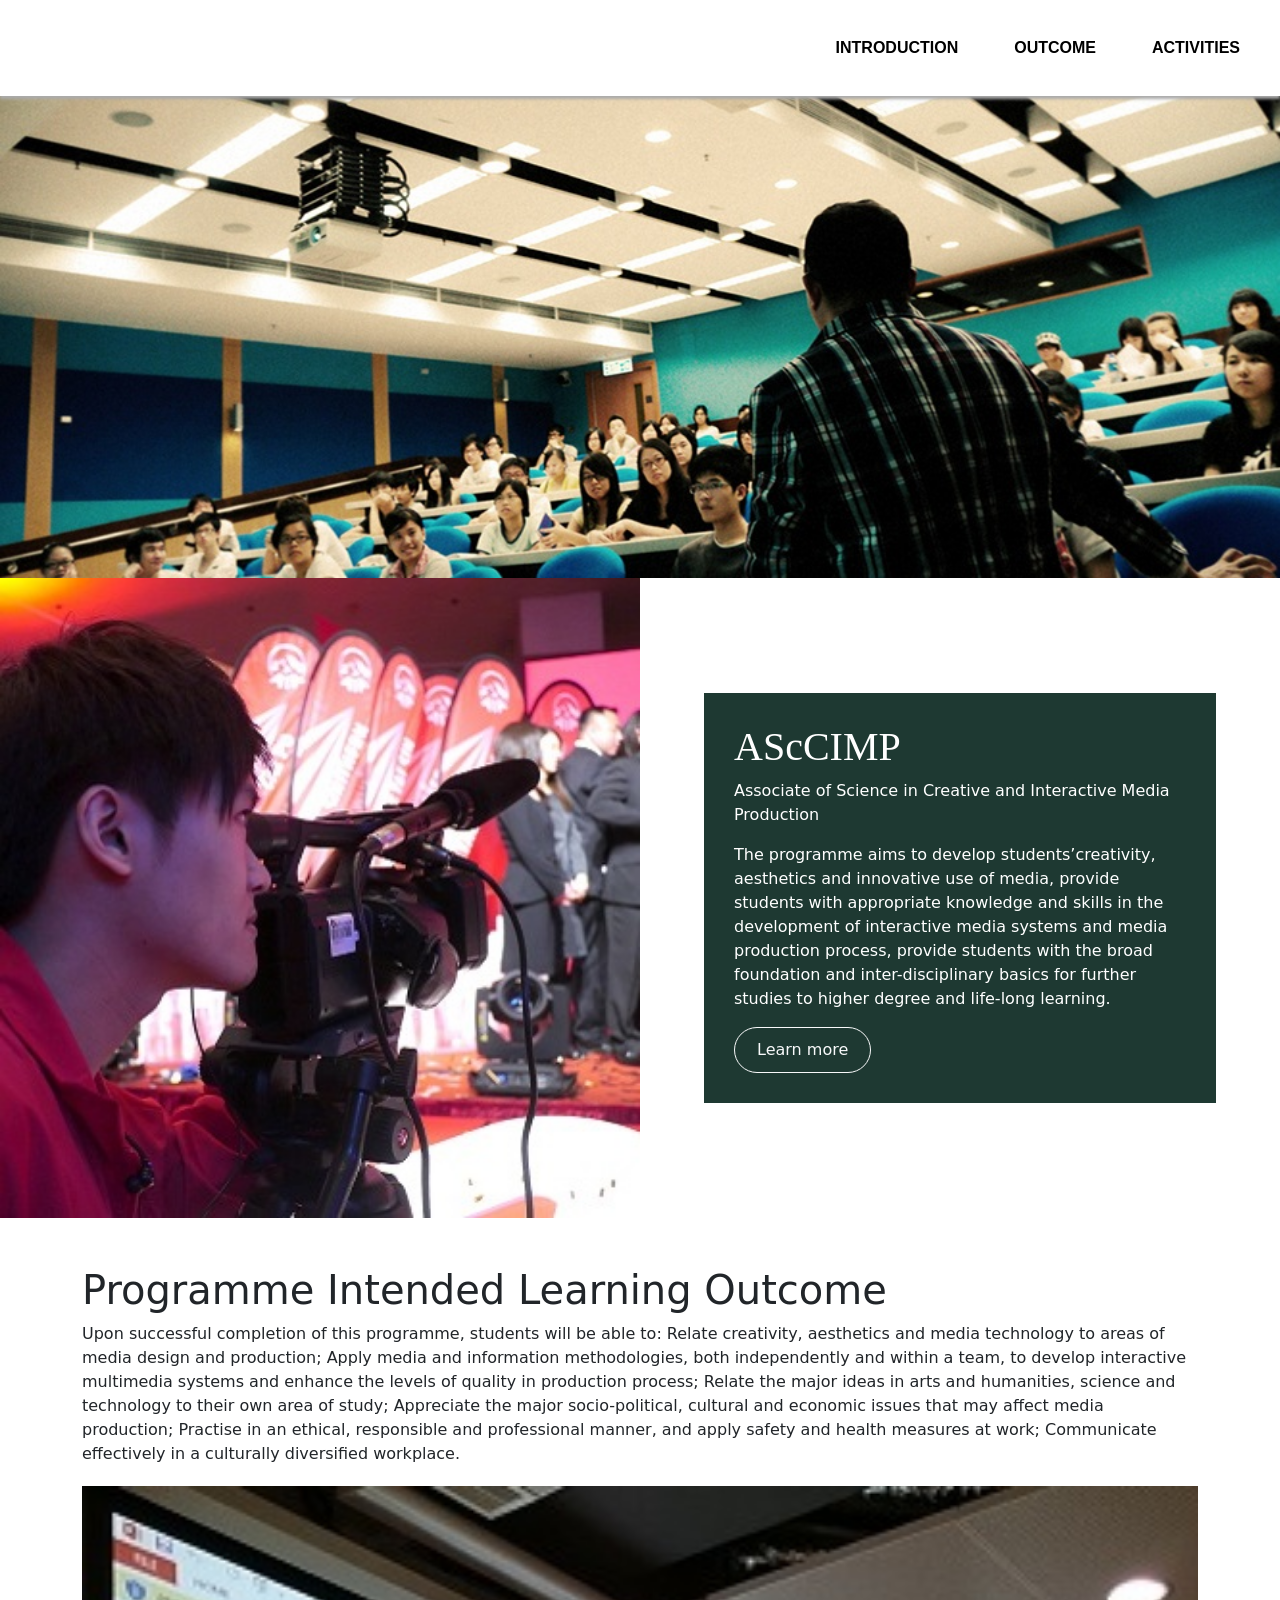
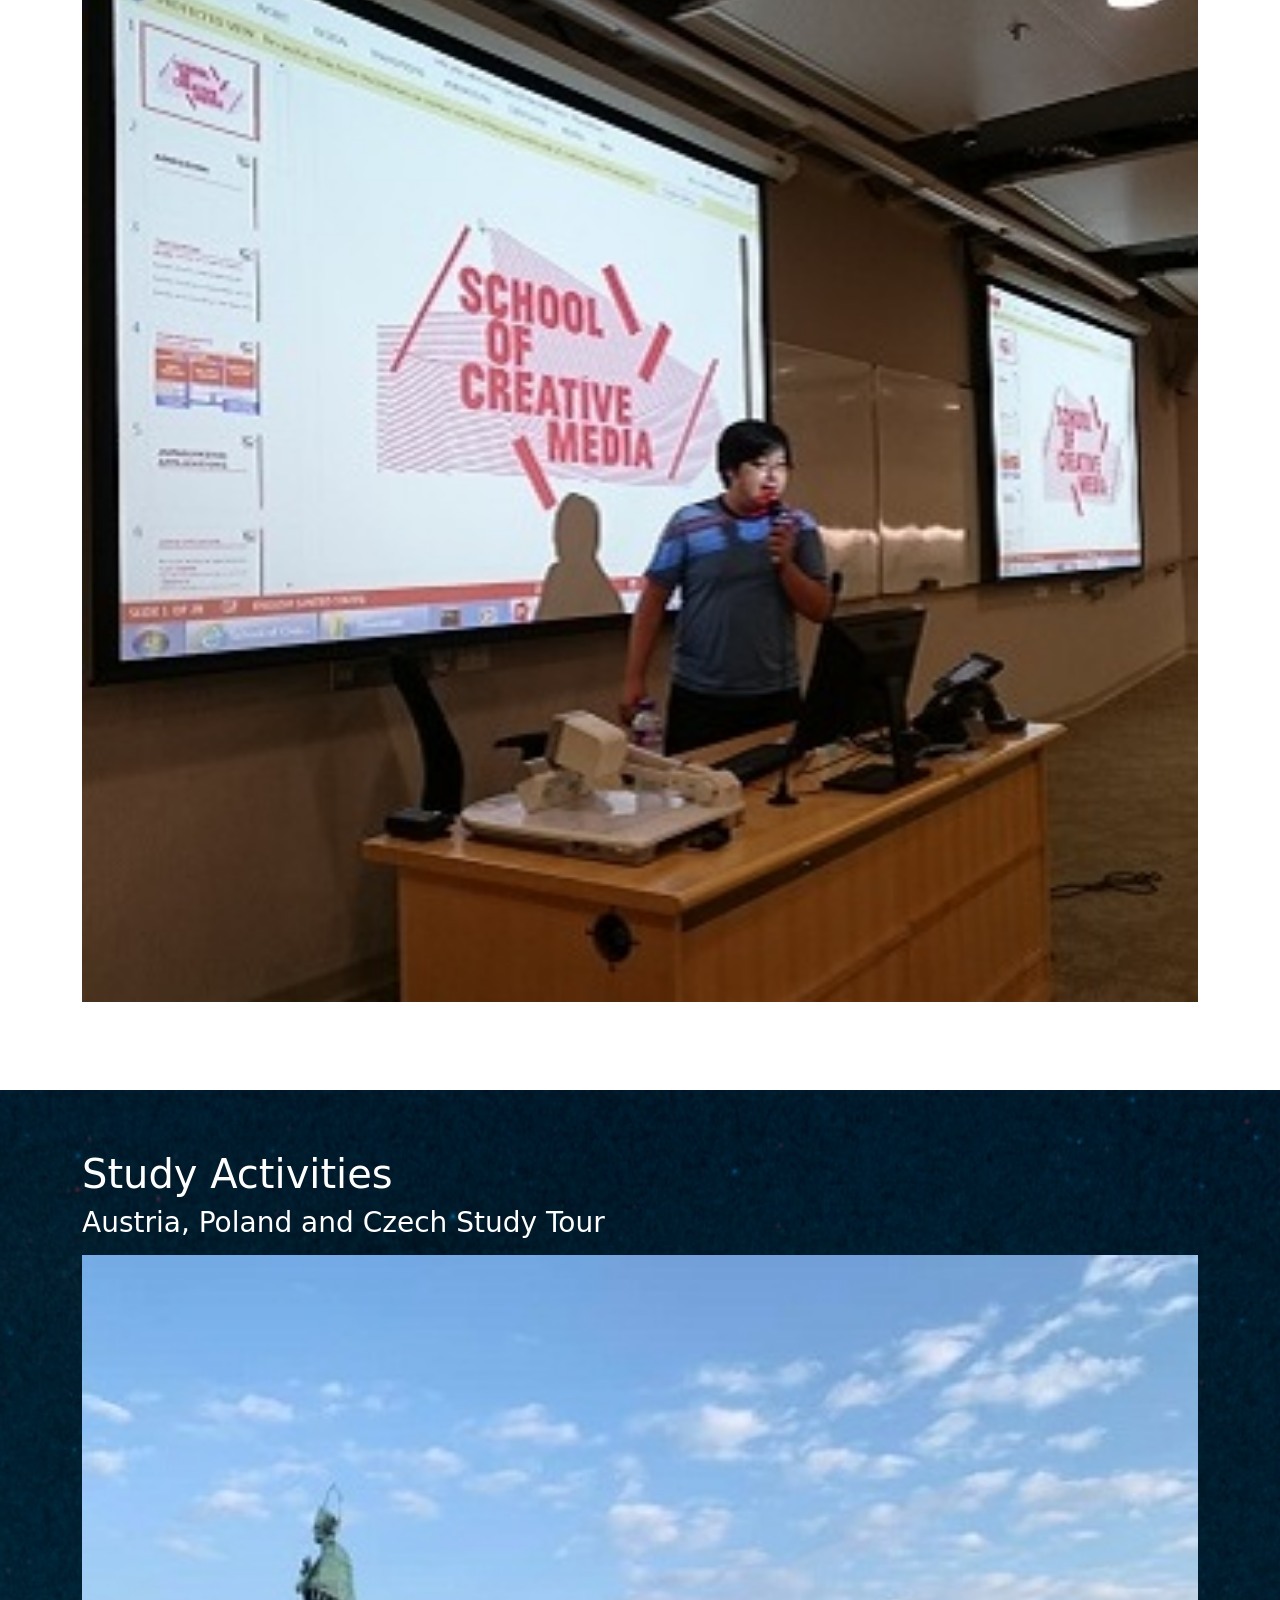
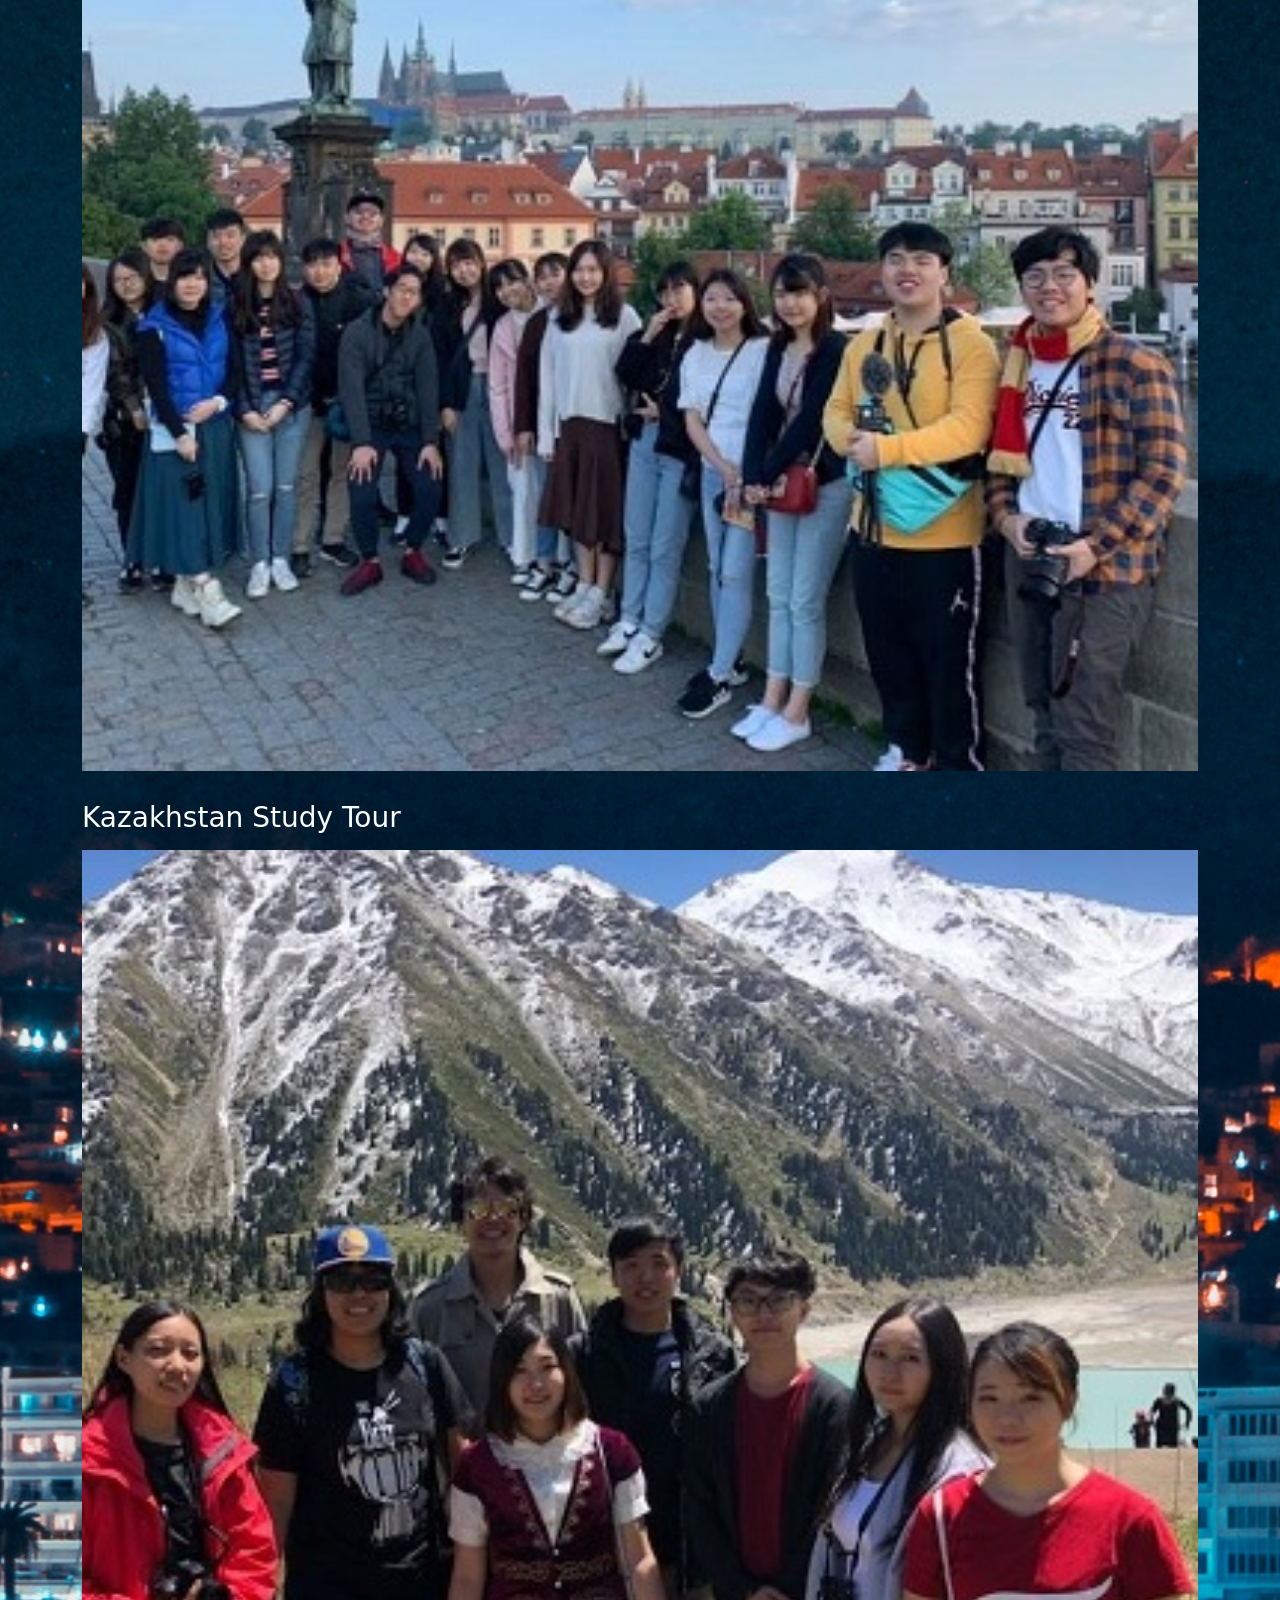
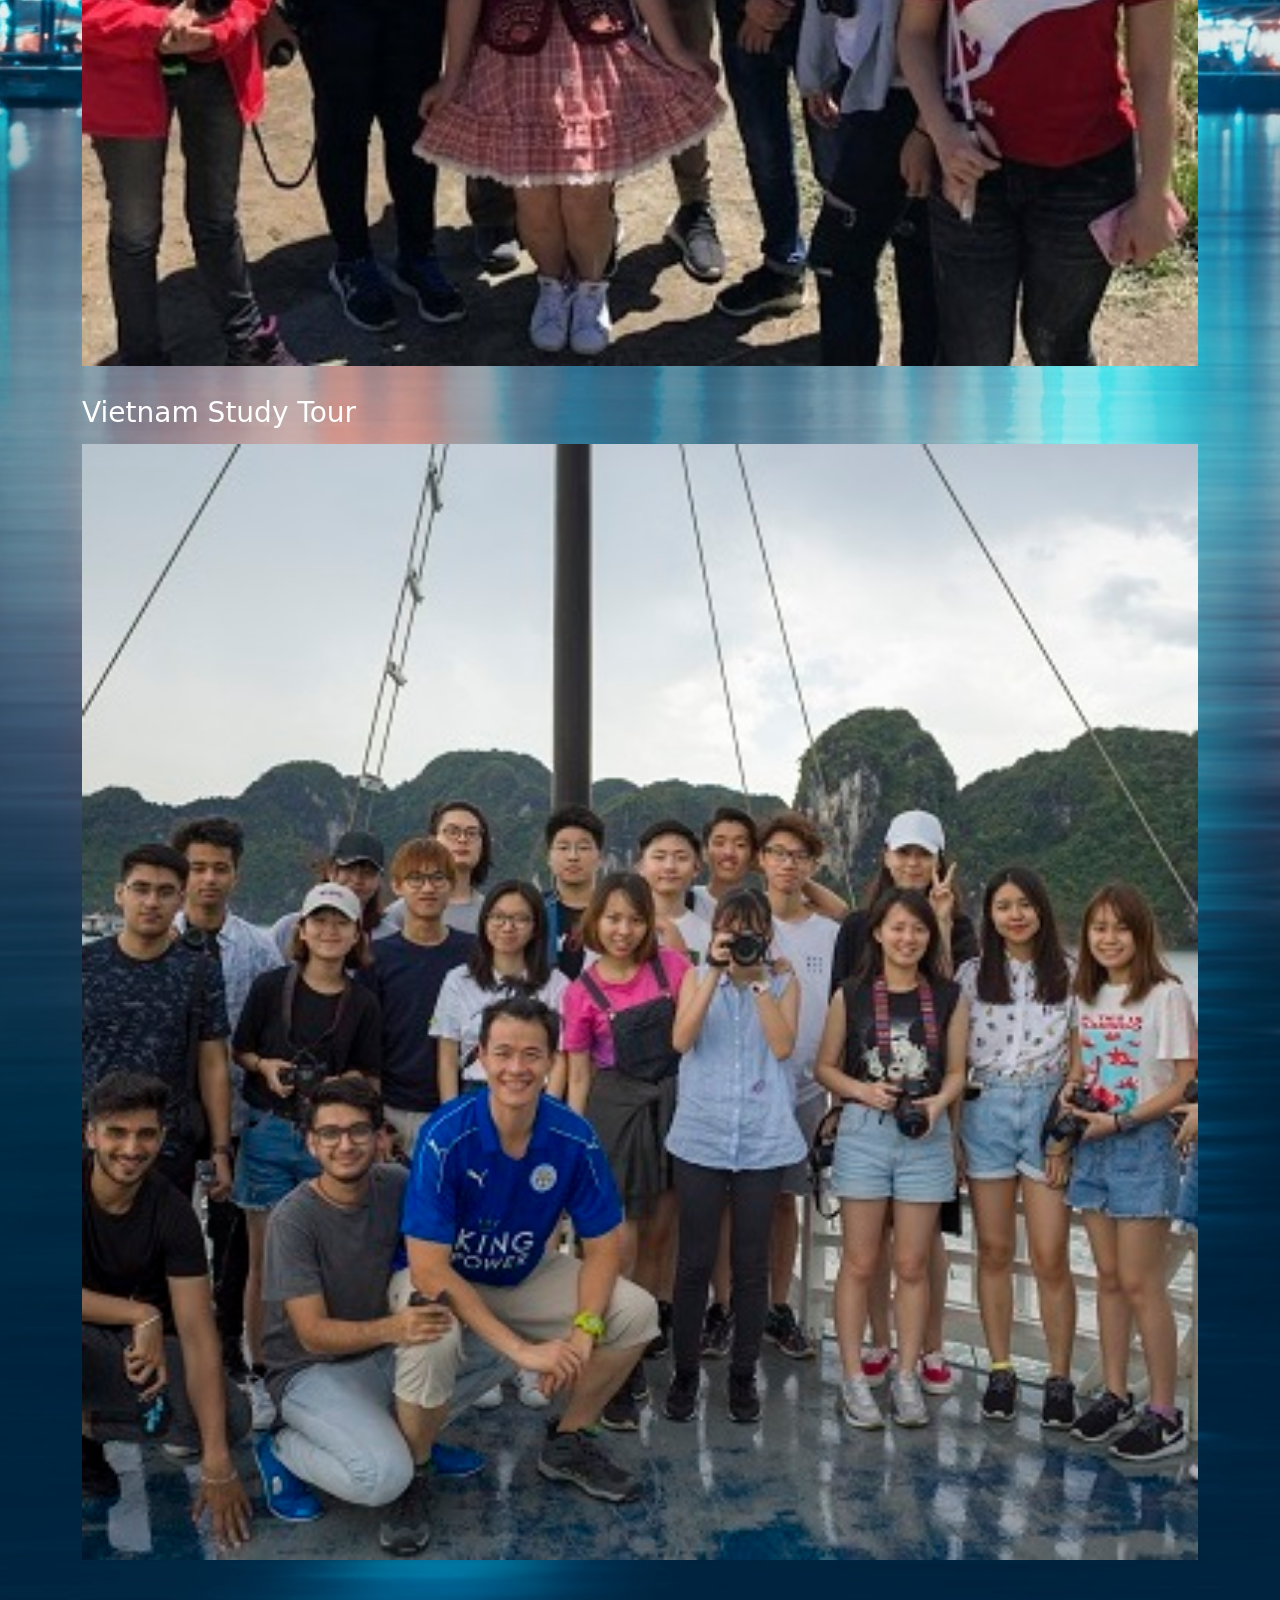
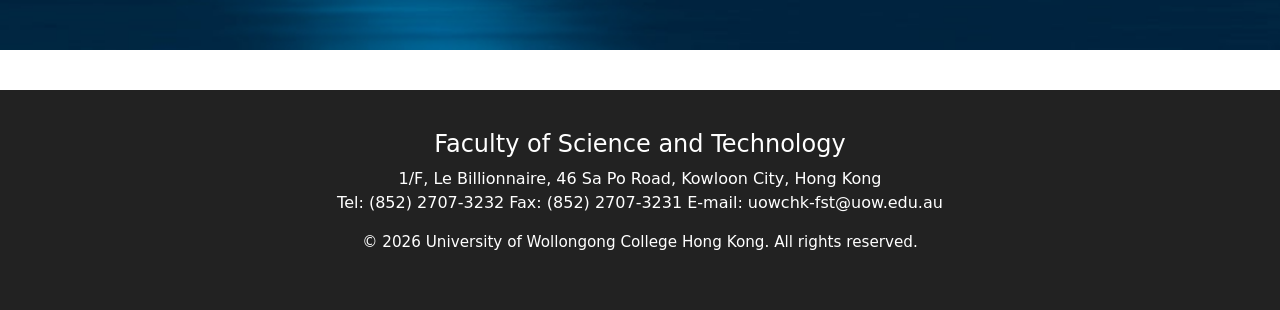
<file: lab08/index.html>
<!DOCTYPE html>
<html lang="en">
<head>
  <title>AST10962 Bootstrap Starter Template</title>
  <meta charset="utf-8">
  <meta name="viewport" content="width=device-width, initial-scale=1">
  <!-- Bootstrap -->
  <link href="https://cdn.jsdelivr.net/npm/bootstrap@5.3.3/dist/css/bootstrap.min.css" rel="stylesheet">
  <!-- My own CSS style -->
  <link href="css/master.css" rel="stylesheet" type="text/css">
</head>
<body>
  <!-- header -->
  <header>
    <nav class="navbar navbar-expand-sm navbar-light bg-light menu-color">
      <div class="container-fluid">
        <a class="navbar-brand" href="#"><img src="images/UOW-HK_Mono.svg" alt="logo"></a>
        <button class="navbar-toggler" type="button" data-bs-toggle="collapse" data-bs-target="#mainNavbar"
          aria-controls="mainNavbar" aria-expanded="false" aria-label="Toggle navigation">
          <span class="navbar-toggler-icon"></span>
        </button>
        <div class="collapse navbar-collapse" id="mainNavbar">
          <ul class="navbar-nav ms-auto">
            <li class="nav-item menu-item"><a class="nav-link" href="#intro">INTRODUCTION</a></li>
            <li class="nav-item menu-item"><a class="nav-link" href="#outcome">OUTCOME</a></li>
            <li class="nav-item menu-item"><a class="nav-link" href="#activities">ACTIVITIES</a></li>
          </ul>
        </div>
      </div>
    </nav>
    <img id="banner" src="images/top1.jpg" alt="Full Width Photo">
  </header>

  <!-- Section 1. Introduction -->
  <section id="intro" class="container-fluid px-0">
    <div class="row g-0 align-items-stretch">
      <div class="col-12 col-md-6">
        <img class="intro-section-img" src="images/cimp_intro.jpg" alt="Internship Photo">
      </div>
      <div class="col-12 col-md-6 d-flex align-items-center py-4 py-md-0">
        <div class="inner-text">
          <h1>AScCIMP</h1>
          <p>Associate of Science
            in Creative and Interactive Media Production</p>
          <p>The programme aims to develop students’creativity, aesthetics and innovative use of media, provide students with appropriate knowledge and skills in the development of interactive media systems and media production process, provide students with the broad foundation and inter-disciplinary basics for further studies to higher degree and life-long learning.</p>
          <button type="button" class="btn btn-outline-light">Learn more</button>
        </div>
      </div>
    </div>
  </section>

  <!-- Section 2. Learning Outcome -->
  <section id="outcome" class="container py-5">
    <h1>Programme Intended Learning Outcome</h1>
    <p>Upon successful completion of this programme, students will be able to:
      Relate creativity, aesthetics and media technology to areas of media design and production;
      Apply media and information methodologies, both independently and within a team, to develop interactive multimedia systems and enhance the levels of quality in production process;
      Relate the major ideas in arts and humanities, science and technology to their own area of study;
      Appreciate the major socio-political, cultural and economic issues that may affect media production;
      Practise in an ethical, responsible and professional manner, and apply safety and health measures at work;
      Communicate effectively in a culturally diversified workplace. </p>
    <img src="images/cimp_outcome.jpg" alt="SCM Talk Photo">
  </section>

  <!-- Section 3. Activities -->
  <section id="activities">
    <div class="container">
      <h1>Study Activities</h1>
      <h3>Austria, Poland and Czech Study Tour</h3>
      <img src="images/tour18.jpg" alt="Cambodia Photo">
      <h3>Kazakhstan Study Tour</h3>
      <img src="images/tour17.jpg" alt="Osaka Photo">
      <h3>Vietnam Study Tour</h3>
      <img src="images/tour16.jpg" alt="Singapore Photo">
    </div>
  </section>

  <!-- Footer -->
  <footer>
    <h4>Faculty of Science and Technology</h4>
    <p>1/F, Le Billionnaire, 46 Sa Po Road, Kowloon City, Hong Kong<br>
      Tel: (852) 2707-3232 Fax: (852) 2707-3231 E-mail: uowchk-fst@uow.edu.au</p>
    <p class="footer-copy">&copy; 2026 University of Wollongong College Hong Kong. All rights reserved.</p>
  </footer>

  <script src="https://cdn.jsdelivr.net/npm/bootstrap@5.3.3/dist/js/bootstrap.bundle.min.js"></script>
</body>
</html>
</file>
<file: lab04/css/my-style.css>
body {
    font-family: 'Lato', sans-serif; /* Set the font family for the body */
    background-image: url('../images/detail-bg.jpg'); /* Set the background image for the body */
    background-repeat: no-repeat; /* Prevent the background image from repeating */
}

.disclaimer{
    background-color: #ffeb3b; /* Yellow highlight */
    padding-left: 10px;
    border: 1px solid #ddd;
    /* margin-bottom: 20px; */
    font-size: 14px;
    color: #333;
    border-radius: 10px; /* Rounded corners */
}

header img {
    width: 200px; /* Set the width of images in the header */
}

header h1 {
    font-size: 36pt; /* Set the font size for h1 elements in the header */
    margin-top: 0px; /* Remove the top margin for h1 elements in the header */
    margin-bottom: 10px;
}
header h2 {
    margin-bottom: 0px;
}

h2 {
    color: #BF1860; /* Set the color for h2 elements */
}

table {
    border: none; /* Remove the border for the table */
    width: 60%; /* Set the width of the table to 60% */
    padding-bottom: 50px; /* Add padding to the bottom of the table */
}

table th,
td {
    width: 50%; /* Set the width of table headers and cells to 50% */
    text-align: left; /* Align text to the left in table headers and cells */
    vertical-align: top; /* Align content to the top in table headers and cells */
    padding: 10px; /* Add padding to table headers and cells */
}

aside {
    width: 30%; /* Set the width of the aside element to 30% */
    float: left; /* Float the aside element to the left */
}

aside ul {
    list-style-type: none; /* Remove default bullets from the list */
}

aside ul li {
    font-size: 18px; /* Set the font size for list items in the aside */
    padding-left: 35px; /* Add padding to the left of list items in the aside */
    padding-bottom: 10px; /* Add padding to the bottom of list items in the aside */
    background: url(../images/nav-pills-arrow.svg) 0% 0% / 21px no-repeat; /* Set a background image for list items in the aside */
}

aside ul li ul {
    margin-left: -45px; /* Move the nested list to the left */
}

aside ul li ul li {
    background: url(../images/pills-programmes-arrow-red.svg) 0% 0% / 21px no-repeat; /* Set a different background image for nested list items in the aside */
}

article {
    width: 70%; /* Set the width of the section element to 70% */
    float: left; /* Float the section element to the left */
}

article section {
    border: solid 1px #cccccc; /* Set a solid border for the article element */
    padding-top: 1%; /* Add padding to the top of the article element */
    padding-left: 3%; /* Add padding to the left of the article element */
    padding-bottom: 10%; /* Add padding to the bottom of the article element */
}

footer {
    clear: both; /* Clear floats on both sides */
    color: white; /* Set the text color to white */
    background-color: #272935 !important; /* Set the background color and use !important to override other styles */
    background-image: url('../images/footer-bg.svg'); /* Set the background image for the footer */
    background-position: right center; /* Position the background image to the right and center vertically */
    background-repeat: no-repeat; /* Prevent the background image from repeating */
    background-size: contain; /* Adjust the size of the background image to fit within the footer */
    padding: 2% 2% 20%; /* Add padding to the footer */
}

footer ul {
    list-style: none; /* Remove default bullets from the list */
    padding: 0; /* Remove padding from the list */
    display: flex; /* Layout list items horizontally */
    justify-content: right; /* Align list items to the right */
}

footer ul li {
    margin: 0 20px; /* Add space between list items */
}

footer section {
    padding-top: 100px; /* Add padding to the top of the section in the footer */
    font-size: 16px; /* Set the font size for text in the footer section */
    color: #cccccc; /* Set the text color for the footer section */
    border: 0;
}
</file>
<file: lab05/css/my-style.css>
body {
    font-family: 'Lato', sans-serif;
    /* Set the font family for the body */
    background-image: url('../images/detail-bg.jpg');
    /* Set the background image for the body */
    background-repeat: no-repeat;
    /* Prevent the background image from repeating */
}

.container {
    background-color: rgba(255, 255, 255, 0.5);
    width: 80%;
    margin: 0 auto;
}

.highlight {
    font-weight: bold;
    background-color: #fff3cd;
    padding: 2px 6px;
    border-radius: 4px;
}

/* 表格美化 - 使用 info-table 类 */
.info-table {
    border-collapse: collapse;
    width: 60%;
    padding-bottom: 50px;
}

.info-table .info-header,
.info-table .info-cell {
    width: 50%;
    text-align: left;
    vertical-align: top;
    padding: 12px 15px;
    border: 1px solid #ddd;
}

.info-table .info-header {
    background-color: #BF1860;
    color: white;
    font-weight: bold;
}

.info-table .info-row:nth-child(even) {
    background-color: #f9f9f9;
}

.info-table .info-row:nth-child(odd) {
    background-color: #ffffff;
}

.disclaimer {
    background-color: #ffeb3b;
    /* Yellow highlight */
    padding-left: 10px;
    border: 1px solid #ddd;
    /* margin-bottom: 20px; */
    font-size: 14px;
    color: #333;
    border-radius: 10px;
    /* Rounded corners */
}

header img {
    width: 200px;
    /* Set the width of images in the header */
}

header h1 {
    font-size: 36pt;
    /* Set the font size for h1 elements in the header */
    margin-top: 0px;
    /* Remove the top margin for h1 elements in the header */
    margin-bottom: 10px;
}

header h2 {
    margin-bottom: 0px;
}

h2 {
    color: #BF1860;
    /* Set the color for h2 elements */
}

table {
    border: none;
    /* Remove the border for the table */
    width: 60%;
    /* Set the width of the table to 60% */
    padding-bottom: 50px;
    /* Add padding to the bottom of the table */
}

table th,
td {
    width: 50%;
    /* Set the width of table headers and cells to 50% */
    text-align: left;
    /* Align text to the left in table headers and cells */
    vertical-align: top;
    /* Align content to the top in table headers and cells */
    padding: 10px;
    /* Add padding to table headers and cells */
}

aside {
    width: 30%;
    /* Set the width of the aside element to 30% */
    float: left;
    /* Float the aside element to the left */
}

aside ul {
    list-style-type: none;
    /* Remove default bullets from the list */
}

aside ul li {
    font-size: 18px;
    /* Set the font size for list items in the aside */
    padding-left: 35px;
    /* Add padding to the left of list items in the aside */
    padding-bottom: 10px;
    /* Add padding to the bottom of list items in the aside */
    background: url(../images/nav-pills-arrow.svg) 0% 0% / 21px no-repeat;
    /* Set a background image for list items in the aside */
}

aside ul li ul {
    margin-left: -45px;
    /* Move the nested list to the left */
}

aside ul li ul li {
    background: url(../images/pills-programmes-arrow-red.svg) 0% 0% / 21px no-repeat;
    /* Set a different background image for nested list items in the aside */
}

article {
    width: 70%;
    /* Set the width of the section element to 70% */
    float: left;
    /* Float the section element to the left */
}

article section {
    border: solid 1px #cccccc;
    /* Set a solid border for the article element */
    padding-top: 1%;
    /* Add padding to the top of the article element */
    padding-left: 3%;
    /* Add padding to the left of the article element */
    padding-bottom: 10%;
    /* Add padding to the bottom of the article element */
}

footer {
    clear: both;
    /* Clear floats on both sides */
    color: white;
    /* Set the text color to white */
    background-color: #272935 !important;
    /* Set the background color and use !important to override other styles */
    background-image: url('../images/footer-bg.svg');
    /* Set the background image for the footer */
    background-position: right center;
    /* Position the background image to the right and center vertically */
    background-repeat: no-repeat;
    /* Prevent the background image from repeating */
    background-size: contain;
    /* Adjust the size of the background image to fit within the footer */
    padding: 2% 2% 20%;
    /* Add padding to the footer */
}

footer ul {
    list-style: none;
    /* Remove default bullets from the list */
    padding: 0;
    /* Remove padding from the list */
    display: flex;
    /* Layout list items horizontally */
    justify-content: right;
    /* Align list items to the right */
}

footer ul li {
    margin: 0 20px;
    /* Add space between list items */
}

footer section {
    padding-top: 100px;
    /* Add padding to the top of the section in the footer */
    font-size: 16px;
    /* Set the font size for text in the footer section */
    color: #cccccc;
    /* Set the text color for the footer section */
    border: 0;
}

footer img {
    width: 200px;
}
</file>
<file: lab08/css/master.css>
/* Lab08 — 自定义样式（与 Bootstrap 配合） */

body {
    margin: 0;
}

/* Logo 尺寸：避免导航栏被撑破 */
.navbar-brand img {
    max-height: 48px;
    width: auto;
    display: block;
}

.menu-item {
    padding: 20px;
    font-family: sans-serif;
}

.menu-item a {
    color: black;
    font-weight: bold;
}

.menu-color {
    background-color: white !important;
    box-shadow: 0px 3px 3px #aaa;
}

#banner {
    width: 100%;
    display: block;
}

header {
    max-width: none;
    width: 100%;
}

.intro-section-img {
    width: 100%;
    height: 100%;
    object-fit: cover;
    display: block;
}

.inner-text {
    width: 80%;
    margin: 0 auto;
    background-color: #1e3932;
    color: white;
    padding: 30px;
}

.inner-text h1 {
    font-family: serif;
}

.inner-text button,
.inner-text .btn {
    border-radius: 25px;
    padding: 10px 22px;
}

#outcome img {
    width: 100%;
    margin-top: 20px;
    display: block;
}

#activities {
    background-image: url("../images/tour-bg.jpg");
    background-size: cover;
    background-position: center;
    color: white;
    padding: 60px 40px;
    margin: 40px 0;
}

#activities img {
    width: 100%;
    display: block;
    margin: 15px 0 30px;
}

footer {
    background-color: #222;
    color: white;
    text-align: center;
    padding: 40px 20px;
}

.footer-copy {
    margin-top: 15px;
    font-size: 0.95rem;
}
</file>
